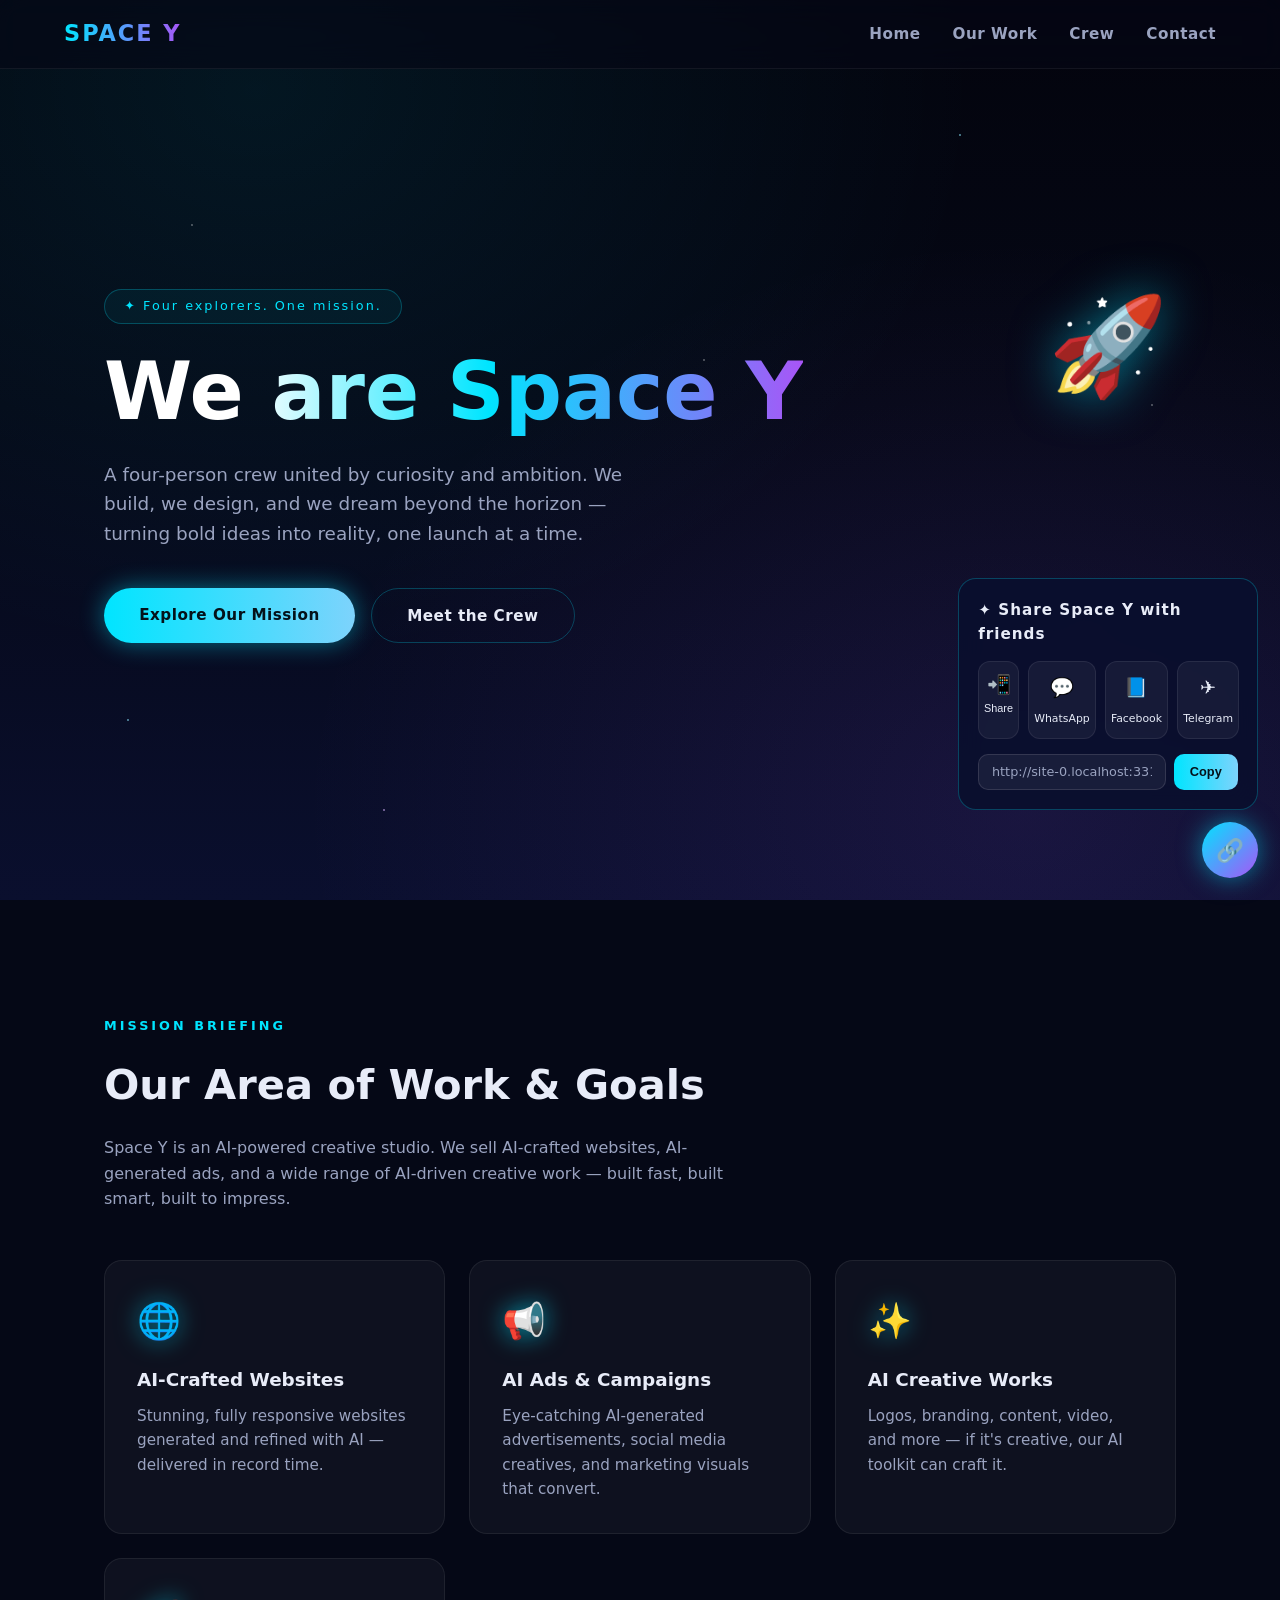
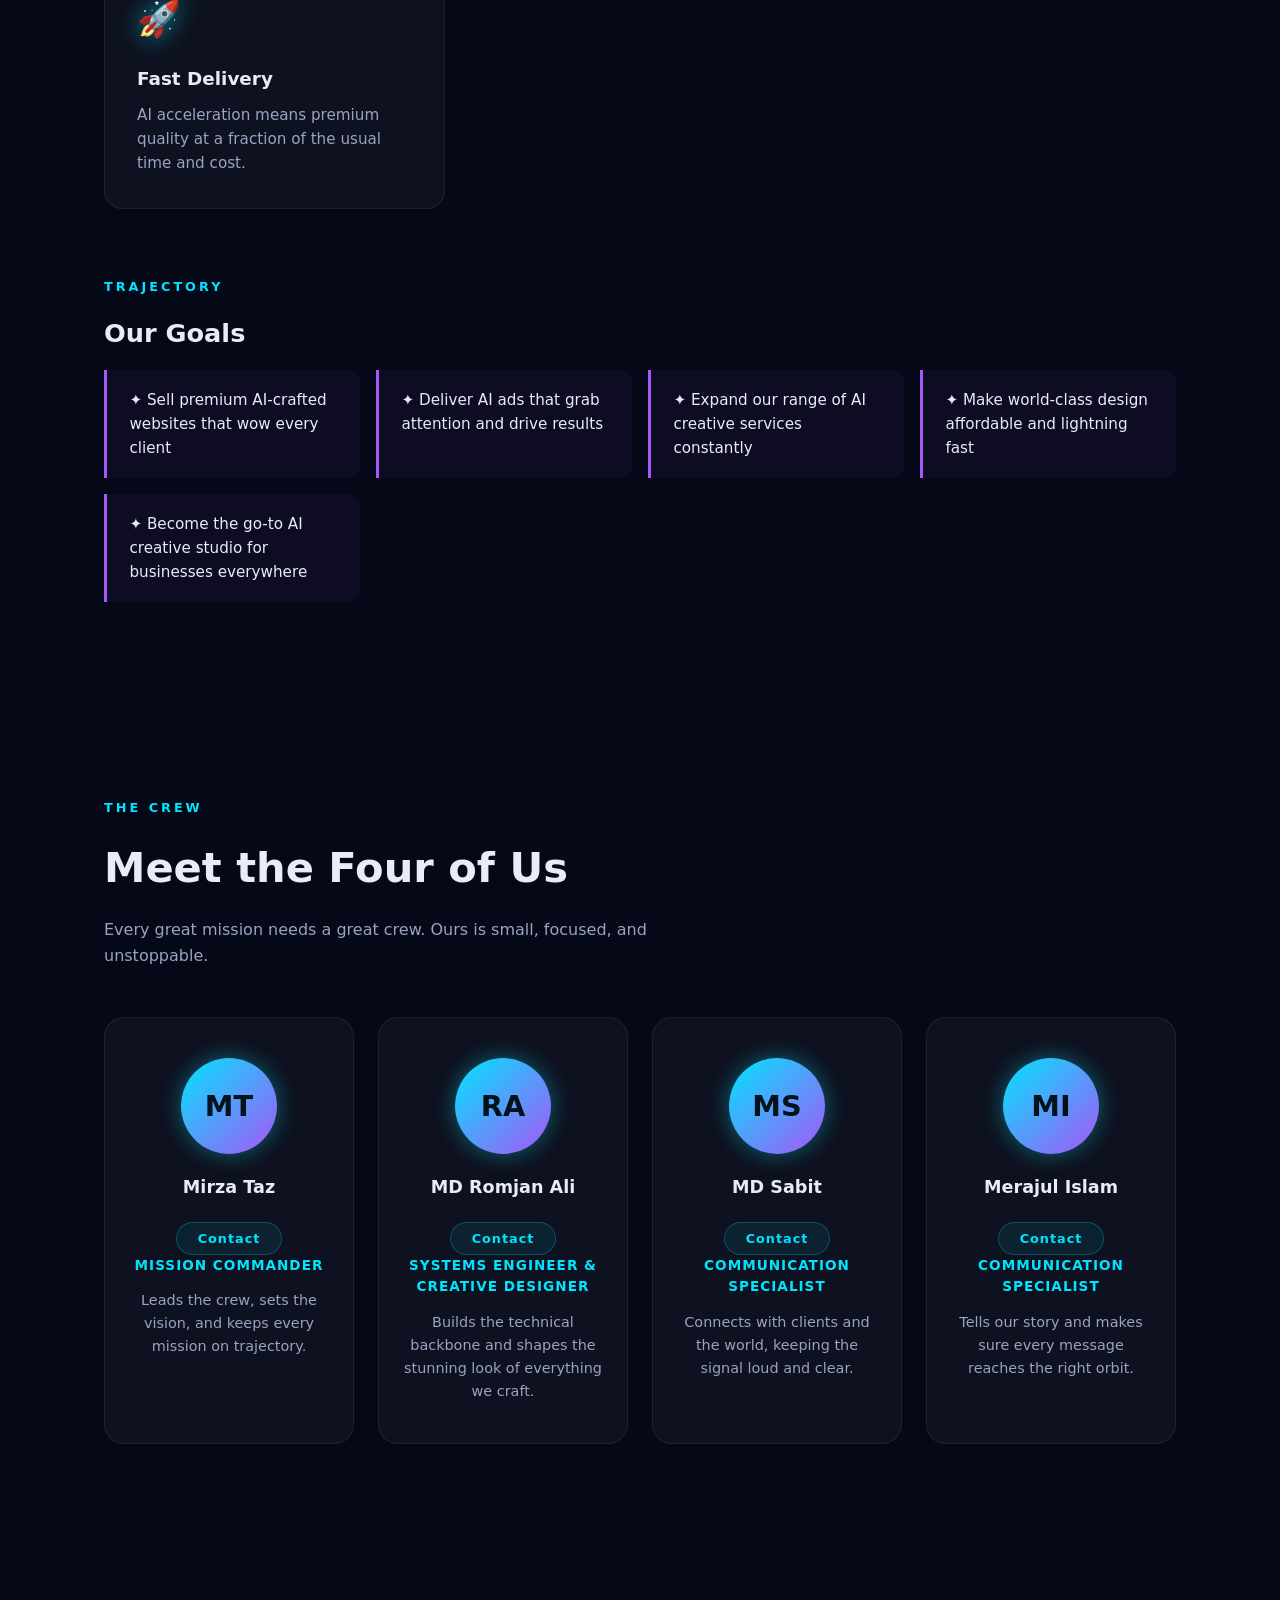
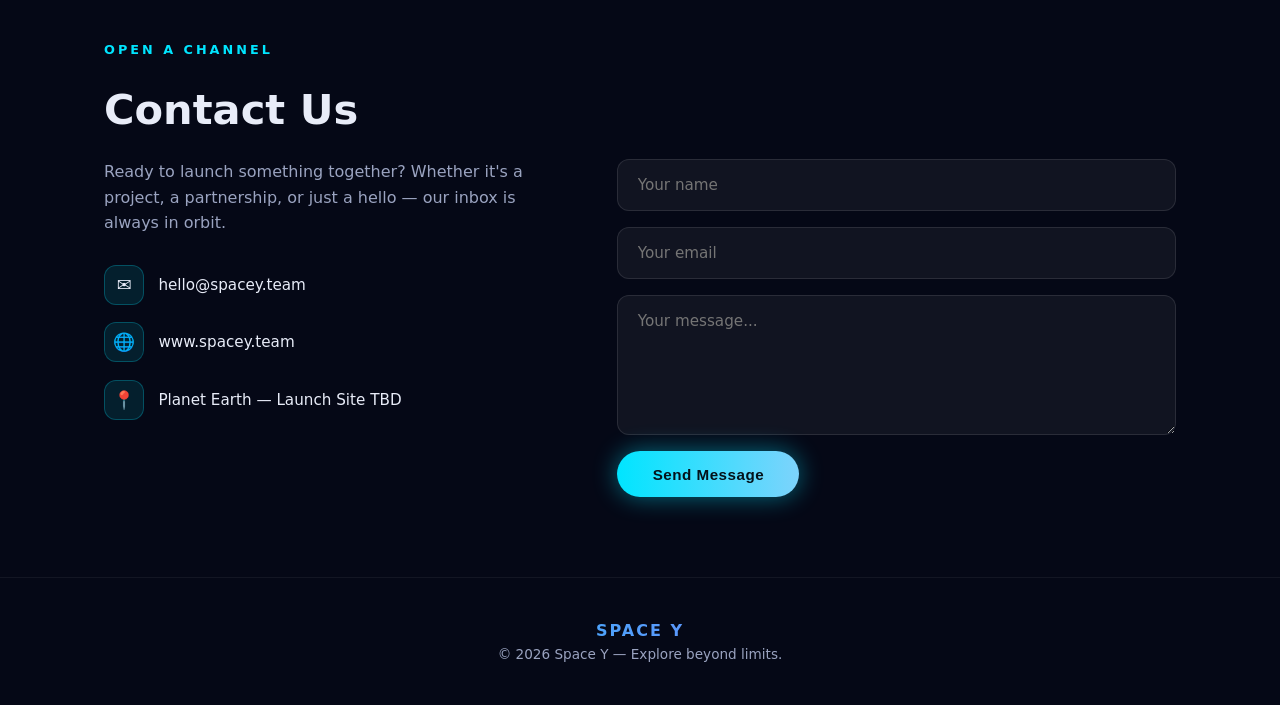
<file: index_files/f5949558-bdca-4e5c-a2ab-aa974b61afca.html>
<!DOCTYPE html>
<!-- saved from url=(0061)blob:https://www.kimi.ai/f5949558-bdca-4e5c-a2ab-aa974b61afca -->
<html lang="en"><head><meta http-equiv="Content-Type" content="text/html; charset=UTF-8">

<meta name="viewport" content="width=device-width, initial-scale=1.0">
<title>Space Y — Explore Beyond Limits</title>
<style>
  :root{
    --bg:#050816;
    --bg2:#0a0f2e;
    --neon1:#00e5ff;
    --neon2:#a855f7;
    --neon3:#ff3d81;
    --text:#e8ecf8;
    --muted:#9aa3c0;
    --card:rgba(255,255,255,0.04);
    --border:rgba(0,229,255,0.25);
  }
  *{margin:0;padding:0;box-sizing:border-box;}
  html{scroll-behavior:smooth;}
  body{
    font-family:'Segoe UI',system-ui,-apple-system,sans-serif;
    background:var(--bg);
    color:var(--text);
    overflow-x:hidden;
    line-height:1.6;
  }

  /* ---------- Animated starfield ---------- */
  #stars{position:fixed;inset:0;z-index:-2;background:
    radial-gradient(ellipse at 20% 10%,rgba(0,229,255,.08),transparent 50%),
    radial-gradient(ellipse at 80% 90%,rgba(168,85,247,.10),transparent 50%),
    linear-gradient(180deg,#03040d 0%,var(--bg) 45%,var(--bg2) 100%);}
  #stars::after{
    content:"";position:absolute;inset:0;
    background-image:
      radial-gradient(1px 1px at 15% 25%,#fff,transparent),
      radial-gradient(1.5px 1.5px at 75% 15%,#8be9ff,transparent),
      radial-gradient(1px 1px at 40% 60%,#fff,transparent),
      radial-gradient(2px 2px at 85% 70%,#d8b4fe,transparent),
      radial-gradient(1px 1px at 55% 40%,#fff,transparent),
      radial-gradient(1.5px 1.5px at 10% 80%,#8be9ff,transparent),
      radial-gradient(1px 1px at 90% 45%,#fff,transparent),
      radial-gradient(1.5px 1.5px at 30% 90%,#d8b4fe,transparent);
    animation:twinkle 4s ease-in-out infinite alternate;
    opacity:.9;
  }
  @keyframes twinkle{from{opacity:.5}to{opacity:1}}

  /* ---------- Nav ---------- */
  nav{
    position:fixed;top:0;left:0;right:0;z-index:100;
    display:flex;align-items:center;justify-content:space-between;
    padding:1rem 5%;backdrop-filter:blur(14px);
    background:rgba(5,8,22,.6);border-bottom:1px solid rgba(255,255,255,.06);
  }
  .logo{
    font-size:1.4rem;font-weight:800;letter-spacing:2px;
    background:linear-gradient(90deg,var(--neon1),var(--neon2));
    -webkit-background-clip:text;background-clip:text;color:transparent;
    text-transform:uppercase;
  }
  .nav-links{display:flex;gap:2rem;list-style:none;}
  .nav-links a{
    color:var(--muted);text-decoration:none;font-size:.95rem;font-weight:600;
    letter-spacing:.5px;transition:.3s;position:relative;
  }
  .nav-links a::after{
    content:"";position:absolute;left:0;bottom:-6px;width:0;height:2px;
    background:linear-gradient(90deg,var(--neon1),var(--neon2));transition:.3s;
  }
  .nav-links a:hover{color:#fff;}
  .nav-links a:hover::after{width:100%;}
  .hamburger{display:none;flex-direction:column;gap:5px;cursor:pointer;background:none;border:none;}
  .hamburger span{width:26px;height:3px;border-radius:2px;background:var(--neon1);transition:.3s;}
  .hamburger.open span:nth-child(1){transform:rotate(45deg) translate(5px,6px);}
  .hamburger.open span:nth-child(2){opacity:0;}
  .hamburger.open span:nth-child(3){transform:rotate(-45deg) translate(5px,-6px);}

  /* ---------- Sections ---------- */
  section{padding:7rem 5% 5rem;max-width:1200px;margin:0 auto;}
  .tag{
    display:inline-block;font-size:.8rem;font-weight:700;letter-spacing:3px;
    text-transform:uppercase;color:var(--neon1);margin-bottom:1rem;
  }
  h2.section-title{
    font-size:clamp(1.8rem,4vw,2.6rem);font-weight:800;margin-bottom:1rem;
  }
  .section-sub{color:var(--muted);max-width:640px;margin-bottom:3rem;}

  /* ---------- Hero ---------- */
  #home{min-height:100vh;display:flex;flex-direction:column;justify-content:center;align-items:flex-start;position:relative;}
  .hero-badge{
    border:1px solid var(--border);border-radius:999px;padding:.4rem 1.2rem;
    font-size:.8rem;letter-spacing:2px;color:var(--neon1);margin-bottom:1.5rem;
    background:rgba(0,229,255,.05);
  }
  h1{
    font-size:clamp(2.6rem,7vw,5rem);font-weight:900;line-height:1.1;
    background:linear-gradient(90deg,#fff 20%,var(--neon1) 55%,var(--neon2));
    -webkit-background-clip:text;background-clip:text;color:transparent;
  }
  .hero-sub{color:var(--muted);font-size:1.15rem;max-width:560px;margin:1.5rem 0 2.5rem;}
  .btn-row{display:flex;gap:1rem;flex-wrap:wrap;}
  .btn{
    display:inline-block;padding:.9rem 2.2rem;border-radius:999px;font-weight:700;
    text-decoration:none;font-size:.95rem;letter-spacing:.5px;transition:.3s;
  }
  .btn-primary{
    color:#04121a;background:linear-gradient(90deg,var(--neon1),#7dd3fc);
    box-shadow:0 0 24px rgba(0,229,255,.45);
  }
  .btn-primary:hover{transform:translateY(-3px);box-shadow:0 0 40px rgba(0,229,255,.7);}
  .btn-ghost{color:var(--text);border:1px solid var(--border);}
  .btn-ghost:hover{background:rgba(0,229,255,.08);border-color:var(--neon1);}
  .rocket{position:absolute;right:6%;top:30%;font-size:6rem;animation:float 5s ease-in-out infinite;filter:drop-shadow(0 0 24px rgba(0,229,255,.5));user-select:none;}
  @keyframes float{0%,100%{transform:translateY(0) rotate(-10deg)}50%{transform:translateY(-24px) rotate(-5deg)}}

  /* ---------- Work / Goals ---------- */
  .cards{display:grid;grid-template-columns:repeat(auto-fit,minmax(260px,1fr));gap:1.5rem;}
  .card{
    background:var(--card);border:1px solid rgba(255,255,255,.07);
    border-radius:18px;padding:2rem;transition:.35s;position:relative;overflow:hidden;
  }
  .card::before{
    content:"";position:absolute;inset:0;
    background:radial-gradient(400px circle at var(--x,50%) var(--y,50%),rgba(0,229,255,.12),transparent 60%);
    opacity:0;transition:.35s;pointer-events:none;
  }
  .card:hover::before{opacity:1;}
  .card:hover{transform:translateY(-6px);border-color:var(--border);box-shadow:0 10px 40px rgba(0,229,255,.12);}
  .card-icon{font-size:2.2rem;margin-bottom:1rem;filter:drop-shadow(0 0 12px rgba(0,229,255,.6));}
  .card h3{font-size:1.15rem;margin-bottom:.6rem;}
  .card p{color:var(--muted);font-size:.95rem;}
  .goals{margin-top:4rem;}
  .goals ul{list-style:none;display:grid;grid-template-columns:repeat(auto-fit,minmax(240px,1fr));gap:1rem;}
  .goals li{
    padding:1.1rem 1.4rem;border-left:3px solid var(--neon2);
    background:rgba(168,85,247,.06);border-radius:0 12px 12px 0;color:var(--text);font-size:.95rem;
  }

  /* ---------- Members ---------- */
  .members{display:grid;grid-template-columns:repeat(auto-fit,minmax(230px,1fr));gap:1.5rem;}
  .member{
    background:var(--card);border:1px solid rgba(255,255,255,.07);
    border-radius:20px;padding:2.5rem 1.5rem;text-align:center;transition:.35s;
  }
  .member:hover{transform:translateY(-8px);border-color:var(--border);box-shadow:0 12px 40px rgba(168,85,247,.2);}
  .avatar{
    width:96px;height:96px;margin:0 auto 1.2rem;border-radius:50%;
    display:flex;align-items:center;justify-content:center;
    font-size:1.8rem;font-weight:800;color:#04121a;
    background:linear-gradient(135deg,var(--neon1),var(--neon2));
    box-shadow:0 0 22px rgba(0,229,255,.4);
  }
  .member h3{font-size:1.1rem;margin-bottom:.2rem;}
  .member .role{color:var(--neon1);font-size:.85rem;font-weight:700;letter-spacing:1px;text-transform:uppercase;margin-bottom:.8rem;}
  .member p{color:var(--muted);font-size:.9rem;}


  /* ---------- Member contact reveal ---------- */
  .member{position:relative;}
  .member .contact-btn{
    margin-top:1.1rem;padding:.5rem 1.3rem;border-radius:999px;cursor:pointer;
    background:rgba(0,229,255,.08);border:1px solid var(--border);color:var(--neon1);
    font-size:.8rem;font-weight:700;letter-spacing:1px;transition:.3s;font-family:inherit;
  }
  .member .contact-btn:hover{background:rgba(0,229,255,.18);box-shadow:0 0 16px rgba(0,229,255,.3);}
  .member-contact{
    max-height:0;opacity:0;overflow:hidden;transition:max-height .5s ease,opacity .5s ease,margin .5s ease;
    margin-top:0;
  }
  .member.open .member-contact{max-height:220px;opacity:1;margin-top:1.2rem;}
  .member.open{border-color:var(--neon1);box-shadow:0 12px 40px rgba(0,229,255,.25);}
  .member.open .contact-btn{background:var(--neon1);color:#04121a;}
  .m-contact-line{
    display:flex;align-items:center;justify-content:center;gap:.6rem;
    padding:.5rem 0;font-size:.85rem;color:var(--text);
    border-bottom:1px solid rgba(255,255,255,.06);
  }
  .m-contact-line:last-child{border-bottom:none;}
  .m-contact-line a{color:var(--text);text-decoration:none;transition:.3s;}
  .m-contact-line a:hover{color:var(--neon1);}
  .m-icon{
    width:30px;height:30px;border-radius:10px;flex:0 0 30px;
    display:flex;align-items:center;justify-content:center;font-size:.85rem;
    background:rgba(0,229,255,.08);border:1px solid var(--border);
  }
  @keyframes pulseGlow{
    0%,100%{box-shadow:0 12px 40px rgba(0,229,255,.15);}
    50%{box-shadow:0 12px 46px rgba(0,229,255,.55);}
  }
  .member.flash{animation:pulseGlow 1.2s ease 2;}

  /* ---------- Contact ---------- */
  .contact-wrap{display:grid;grid-template-columns:1fr 1.2fr;gap:3rem;align-items:start;}
  .contact-info p{color:var(--muted);margin-bottom:1.8rem;}
  .contact-line{display:flex;align-items:center;gap:.9rem;margin-bottom:1.1rem;color:var(--text);font-size:.95rem;}
  .contact-line span.icon{
    width:40px;height:40px;border-radius:12px;display:flex;align-items:center;justify-content:center;
    background:rgba(0,229,255,.1);border:1px solid var(--border);font-size:1.1rem;
  }
  form{display:flex;flex-direction:column;gap:1rem;}
  input,textarea{
    width:100%;padding:1rem 1.2rem;border-radius:12px;
    background:rgba(255,255,255,.05);border:1px solid rgba(255,255,255,.1);
    color:var(--text);font-size:.95rem;font-family:inherit;transition:.3s;
  }
  input:focus,textarea:focus{outline:none;border-color:var(--neon1);box-shadow:0 0 0 3px rgba(0,229,255,.15);}
  textarea{min-height:140px;resize:vertical;}
  form .btn{border:none;cursor:pointer;align-self:flex-start;}

  footer{
    text-align:center;padding:2.5rem 5%;color:var(--muted);font-size:.85rem;
    border-top:1px solid rgba(255,255,255,.06);
  }
  footer .logo{font-size:1rem;}


  /* ---------- Cinematic Mission Sequence ---------- */
  #cinema{
    position:fixed;inset:0;z-index:200;display:none;
    background:#000;overflow:hidden;
  }
  #cinema.active{display:flex;align-items:center;justify-content:center;flex-direction:column;}
  #cinema .cine-stars{
    position:absolute;inset:0;
    background-image:
      radial-gradient(1px 1px at 10% 20%,#fff,transparent),
      radial-gradient(1.5px 1.5px at 80% 10%,#8be9ff,transparent),
      radial-gradient(1px 1px at 30% 70%,#fff,transparent),
      radial-gradient(2px 2px at 65% 40%,#d8b4fe,transparent),
      radial-gradient(1px 1px at 50% 90%,#fff,transparent),
      radial-gradient(1.5px 1.5px at 90% 65%,#8be9ff,transparent),
      radial-gradient(1px 1px at 20% 50%,#fff,transparent);
    animation:twinkle 3s ease-in-out infinite alternate;
  }
  .bar{position:absolute;left:0;right:0;height:0;background:#000;z-index:5;transition:height 1s cubic-bezier(.7,0,.3,1);}
  #barTop{top:0;} #barBottom{bottom:0;}
  #cinema.on .bar{height:9vh;}
  .cine-scene{
    position:relative;z-index:4;text-align:center;padding:0 8%;
    opacity:0;transform:scale(.92);filter:blur(8px);
    transition:opacity 1.4s ease,transform 1.4s ease,filter 1.4s ease;
    max-width:900px;
  }
  .cine-scene.show{opacity:1;transform:scale(1);filter:blur(0);}
  .cine-scene.hide{opacity:0;transform:scale(1.08);filter:blur(8px);}
  .cine-kicker{
    font-size:clamp(.7rem,2vw,.95rem);letter-spacing:6px;color:var(--muted);
    text-transform:uppercase;margin-bottom:1.5rem;
  }
  .cine-title{
    font-size:clamp(2rem,6vw,4.2rem);font-weight:900;line-height:1.15;margin-bottom:1.2rem;
  }
  .cine-title.main{
    background:linear-gradient(90deg,var(--neon1),#7dd3fc,var(--neon2));
    -webkit-background-clip:text;background-clip:text;color:transparent;
    text-shadow:0 0 60px rgba(0,229,255,.35);
  }
  .cine-title.alt{
    background:linear-gradient(90deg,var(--neon2),var(--neon3));
    -webkit-background-clip:text;background-clip:text;color:transparent;
    text-shadow:0 0 60px rgba(168,85,247,.35);
  }
  .cine-text{color:var(--text);font-size:clamp(1rem,2.4vw,1.35rem);max-width:640px;margin:0 auto;color:#cfd6ee;}
  .cine-close{
    position:absolute;top:calc(9vh + 14px);right:24px;z-index:6;
    background:rgba(255,255,255,.06);border:1px solid rgba(255,255,255,.15);
    color:#fff;border-radius:999px;padding:.5rem 1.2rem;cursor:pointer;
    font-size:.85rem;font-weight:600;letter-spacing:1px;transition:.3s;
  }
  .cine-close:hover{border-color:var(--neon1);color:var(--neon1);}
  .cine-enter{
    position:relative;z-index:4;margin-top:2.2rem;display:none;
    opacity:0;transition:opacity 1.2s ease;
  }
  .cine-enter.show{display:inline-block;opacity:1;}
  .cine-progress{
    position:absolute;bottom:calc(9vh + 16px);left:50%;transform:translateX(-50%);
    z-index:6;display:flex;gap:8px;
  }
  .cine-dot{width:8px;height:8px;border-radius:50%;background:rgba(255,255,255,.2);transition:.4s;}
  .cine-dot.active{background:var(--neon1);box-shadow:0 0 12px var(--neon1);}


  /* ---------- Share button ---------- */
  #shareFab{
    position:fixed;right:22px;bottom:22px;z-index:150;
    width:56px;height:56px;border-radius:50%;border:none;cursor:pointer;
    font-size:1.4rem;color:#04121a;
    background:linear-gradient(135deg,var(--neon1),var(--neon2));
    box-shadow:0 0 24px rgba(0,229,255,.5);transition:.3s;
  }
  #shareFab:hover{transform:scale(1.12) rotate(8deg);box-shadow:0 0 40px rgba(168,85,247,.7);}
  #sharePanel{
    position:fixed;right:22px;bottom:90px;z-index:150;
    background:rgba(10,15,46,.95);backdrop-filter:blur(14px);
    border:1px solid var(--border);border-radius:18px;padding:1.2rem;
    width:min(300px,calc(100vw - 44px));
    transform:translateY(14px) scale(.95);opacity:0;pointer-events:none;
    transition:.3s cubic-bezier(.34,1.56,.64,1);
  }
  #sharePanel.open{transform:translateY(0) scale(1);opacity:1;pointer-events:auto;}
  #sharePanel h4{font-size:.95rem;margin-bottom:.9rem;letter-spacing:1px;}
  .share-grid{display:grid;grid-template-columns:repeat(4,1fr);gap:.6rem;margin-bottom:.9rem;}
  .share-item{
    display:flex;flex-direction:column;align-items:center;gap:.35rem;
    background:rgba(255,255,255,.05);border:1px solid rgba(255,255,255,.08);
    border-radius:12px;padding:.7rem .3rem;cursor:pointer;text-decoration:none;
    color:var(--text);font-size:.68rem;transition:.25s;
  }
  .share-item:hover{border-color:var(--neon1);background:rgba(0,229,255,.1);transform:translateY(-2px);}
  .share-item .s-icon{font-size:1.2rem;}
  .share-link-row{display:flex;gap:.5rem;}
  .share-link-row input{
    flex:1;padding:.6rem .8rem;font-size:.8rem;border-radius:10px;
    background:rgba(255,255,255,.06);border:1px solid rgba(255,255,255,.12);
    color:var(--muted);
  }
  #copyBtn{
    padding:.6rem 1rem;border:none;border-radius:10px;cursor:pointer;
    background:linear-gradient(90deg,var(--neon1),#7dd3fc);color:#04121a;
    font-weight:700;font-size:.8rem;white-space:nowrap;
  }
  .share-toast{
    position:fixed;left:50%;bottom:100px;transform:translate(-50%,20px);
    z-index:300;background:var(--neon1);color:#04121a;font-weight:700;
    padding:.7rem 1.6rem;border-radius:999px;font-size:.9rem;
    opacity:0;pointer-events:none;transition:.35s;
    box-shadow:0 0 30px rgba(0,229,255,.6);
  }
  .share-toast.show{opacity:1;transform:translate(-50%,0);}
  /* ---------- Mobile ---------- */
  @media (max-width:768px){
    .rocket{display:none;}
    .nav-links{
      position:fixed;top:64px;right:0;height:calc(100vh - 64px);width:min(280px,80vw);
      flex-direction:column;padding:3rem 2rem;gap:2rem;
      background:rgba(5,8,22,.97);border-left:1px solid rgba(255,255,255,.08);
      transform:translateX(100%);transition:.35s;
    }
    .nav-links.open{transform:translateX(0);}
    .hamburger{display:flex;}
    .contact-wrap{grid-template-columns:1fr;}
    section{padding:5.5rem 6% 4rem;}
  }
</style>
<!--<base target="_blank">--><base href="." target="_blank">
</head>
<body>
<div id="stars"></div>

<nav>
  <div class="logo">Space Y</div>
  <ul class="nav-links" id="navLinks">
    <li><a href="blob:https://www.kimi.ai/f5949558-bdca-4e5c-a2ab-aa974b61afca#home">Home</a></li>
    <li><a href="blob:https://www.kimi.ai/f5949558-bdca-4e5c-a2ab-aa974b61afca#work">Our Work</a></li>
    <li><a href="blob:https://www.kimi.ai/f5949558-bdca-4e5c-a2ab-aa974b61afca#team">Crew</a></li>
    <li><a href="blob:https://www.kimi.ai/f5949558-bdca-4e5c-a2ab-aa974b61afca#contact">Contact</a></li>
  </ul>
  <button class="hamburger" id="hamburger" aria-label="Menu">
    <span></span><span></span><span></span>
  </button>
</nav>

<!-- INTRO -->
<section id="home">
  <div class="rocket">🚀</div>
  <div class="hero-badge">✦ Four explorers. One mission.</div>
  <h1>We are Space&nbsp;Y</h1>
  <p class="hero-sub">
    A four-person crew united by curiosity and ambition. We build, we design,
    and we dream beyond the horizon — turning bold ideas into reality,
    one launch at a time.
  </p>
  <div class="btn-row">
    <a href="blob:https://www.kimi.ai/f5949558-bdca-4e5c-a2ab-aa974b61afca#work" class="btn btn-primary" id="missionBtn">Explore Our Mission</a>
    <a href="blob:https://www.kimi.ai/f5949558-bdca-4e5c-a2ab-aa974b61afca#team" class="btn btn-ghost" id="crewBtn">Meet the Crew</a>
  </div>
</section>

<!-- WORK & GOALS -->
<section id="work">
  <span class="tag">Mission Briefing</span>
  <h2 class="section-title">Our Area of Work &amp; Goals</h2>
  <p class="section-sub">
    Space Y is an AI-powered creative studio. We sell AI-crafted websites,
    AI-generated ads, and a wide range of AI-driven creative work —
    built fast, built smart, built to impress.
  </p>
  <div class="cards">
    <div class="card">
      <div class="card-icon">🌐</div>
      <h3>AI-Crafted Websites</h3>
      <p>Stunning, fully responsive websites generated and refined with AI — delivered in record time.</p>
    </div>
    <div class="card">
      <div class="card-icon">📢</div>
      <h3>AI Ads &amp; Campaigns</h3>
      <p>Eye-catching AI-generated advertisements, social media creatives, and marketing visuals that convert.</p>
    </div>
    <div class="card">
      <div class="card-icon">✨</div>
      <h3>AI Creative Works</h3>
      <p>Logos, branding, content, video, and more — if it's creative, our AI toolkit can craft it.</p>
    </div>
    <div class="card">
      <div class="card-icon">🚀</div>
      <h3>Fast Delivery</h3>
      <p>AI acceleration means premium quality at a fraction of the usual time and cost.</p>
    </div>
  </div>
  <div class="goals">
    <span class="tag">Trajectory</span>
    <h2 class="section-title" style="font-size:1.6rem;">Our Goals</h2>
    <ul>
      <li>✦ Sell premium AI-crafted websites that wow every client</li>
      <li>✦ Deliver AI ads that grab attention and drive results</li>
      <li>✦ Expand our range of AI creative services constantly</li>
      <li>✦ Make world-class design affordable and lightning fast</li>
      <li>✦ Become the go-to AI creative studio for businesses everywhere</li>
    </ul>
  </div>
</section>

<!-- TEAM -->
<section id="team">
  <span class="tag">The Crew</span>
  <h2 class="section-title">Meet the Four of Us</h2>
  <p class="section-sub">
    Every great mission needs a great crew. Ours is small, focused, and unstoppable.
  </p>
  <div class="members">
    <div class="member">
      <div class="avatar">MT</div>
      <h3>Mirza Taz</h3>
      <div class="member-contact">
        <div class="m-contact-line"><span class="m-icon">✉️</span><a href="mailto:mirza.taz@spacey.team">mirza.taz@spacey.team</a></div>
        <div class="m-contact-line"><span class="m-icon">💬</span><a href="blob:https://www.kimi.ai/f5949558-bdca-4e5c-a2ab-aa974b61afca#">WhatsApp</a></div>
        <div class="m-contact-line"><span class="m-icon">📸</span><a href="blob:https://www.kimi.ai/f5949558-bdca-4e5c-a2ab-aa974b61afca#">Instagram</a></div>
        <div class="m-contact-line"><span class="m-icon">💼</span><a href="blob:https://www.kimi.ai/f5949558-bdca-4e5c-a2ab-aa974b61afca#">LinkedIn</a></div>
      </div>
      <button class="contact-btn" type="button">Contact</button>
      <div class="role">Mission Commander</div>
      <p>Leads the crew, sets the vision, and keeps every mission on trajectory.</p>
    </div>
    <div class="member">
      <div class="avatar">RA</div>
      <h3>MD Romjan Ali</h3>
      <div class="member-contact">
        <div class="m-contact-line"><span class="m-icon">✉️</span><a href="mailto:romjan.ali@spacey.team">romjan.ali@spacey.team</a></div>
        <div class="m-contact-line"><span class="m-icon">💬</span><a href="blob:https://www.kimi.ai/f5949558-bdca-4e5c-a2ab-aa974b61afca#">WhatsApp</a></div>
        <div class="m-contact-line"><span class="m-icon">📸</span><a href="blob:https://www.kimi.ai/f5949558-bdca-4e5c-a2ab-aa974b61afca#">Instagram</a></div>
        <div class="m-contact-line"><span class="m-icon">💼</span><a href="blob:https://www.kimi.ai/f5949558-bdca-4e5c-a2ab-aa974b61afca#">LinkedIn</a></div>
      </div>
      <button class="contact-btn" type="button">Contact</button>
      <div class="role">Systems Engineer &amp; Creative Designer</div>
      <p>Builds the technical backbone and shapes the stunning look of everything we craft.</p>
    </div>
    <div class="member">
      <div class="avatar">MS</div>
      <h3>MD Sabit</h3>
      <div class="member-contact">
        <div class="m-contact-line"><span class="m-icon">✉️</span><a href="mailto:md.sabit@spacey.team">md.sabit@spacey.team</a></div>
        <div class="m-contact-line"><span class="m-icon">💬</span><a href="blob:https://www.kimi.ai/f5949558-bdca-4e5c-a2ab-aa974b61afca#">WhatsApp</a></div>
        <div class="m-contact-line"><span class="m-icon">📸</span><a href="blob:https://www.kimi.ai/f5949558-bdca-4e5c-a2ab-aa974b61afca#">Instagram</a></div>
        <div class="m-contact-line"><span class="m-icon">💼</span><a href="blob:https://www.kimi.ai/f5949558-bdca-4e5c-a2ab-aa974b61afca#">LinkedIn</a></div>
      </div>
      <button class="contact-btn" type="button">Contact</button>
      <div class="role">Communication Specialist</div>
      <p>Connects with clients and the world, keeping the signal loud and clear.</p>
    </div>
    <div class="member">
      <div class="avatar">MI</div>
      <h3>Merajul Islam</h3>
      <div class="member-contact">
        <div class="m-contact-line"><span class="m-icon">✉️</span><a href="mailto:merajul.islam@spacey.team">merajul.islam@spacey.team</a></div>
        <div class="m-contact-line"><span class="m-icon">💬</span><a href="blob:https://www.kimi.ai/f5949558-bdca-4e5c-a2ab-aa974b61afca#">WhatsApp</a></div>
        <div class="m-contact-line"><span class="m-icon">📸</span><a href="blob:https://www.kimi.ai/f5949558-bdca-4e5c-a2ab-aa974b61afca#">Instagram</a></div>
        <div class="m-contact-line"><span class="m-icon">💼</span><a href="blob:https://www.kimi.ai/f5949558-bdca-4e5c-a2ab-aa974b61afca#">LinkedIn</a></div>
      </div>
      <button class="contact-btn" type="button">Contact</button>
      <div class="role">Communication Specialist</div>
      <p>Tells our story and makes sure every message reaches the right orbit.</p>
    </div>
  </div>
</section>

<!-- CONTACT -->
<section id="contact">
  <span class="tag">Open a Channel</span>
  <h2 class="section-title">Contact Us</h2>
  <div class="contact-wrap">
    <div class="contact-info">
      <p>
        Ready to launch something together? Whether it's a project,
        a partnership, or just a hello — our inbox is always in orbit.
      </p>
      <div class="contact-line"><span class="icon">✉️</span> hello@spacey.team</div>
      <div class="contact-line"><span class="icon">🌐</span> www.spacey.team</div>
      <div class="contact-line"><span class="icon">📍</span> Planet Earth — Launch Site TBD</div>
    </div>
    <form onsubmit="event.preventDefault();this.querySelector('.btn').textContent='Message sent. Thank you! 🚀';">
      <input type="text" placeholder="Your name" required="">
      <input type="email" placeholder="Your email" required="">
      <textarea placeholder="Your message..." required=""></textarea>
      <button type="submit" class="btn btn-primary">Send Message</button>
    </form>
  </div>
</section>


<!-- SHARE -->
<button id="shareFab" aria-label="Share this website" title="Share">🔗</button>
<div id="sharePanel" class="open">
  <h4>✦ Share Space Y with friends</h4>
  <div class="share-grid">
    <button class="share-item" data-share="native"><span class="s-icon">📲</span>Share</button>
    <a class="share-item" id="waShare" target="_blank" rel="noopener" href="https://wa.me/?text=Check%20out%20Space%20Y%20-%20AI-crafted%20websites%2C%20ads%20%26%20more!%20blob%3Ahttps%3A%2F%2Fwww.kimi.ai%2Ff5949558-bdca-4e5c-a2ab-aa974b61afca"><span class="s-icon">💬</span>WhatsApp</a>
    <a class="share-item" id="fbShare" target="_blank" rel="noopener" href="https://www.facebook.com/sharer/sharer.php?u=blob%3Ahttps%3A%2F%2Fwww.kimi.ai%2Ff5949558-bdca-4e5c-a2ab-aa974b61afca"><span class="s-icon">📘</span>Facebook</a>
    <a class="share-item" id="tgShare" target="_blank" rel="noopener" href="https://t.me/share/url?url=blob%3Ahttps%3A%2F%2Fwww.kimi.ai%2Ff5949558-bdca-4e5c-a2ab-aa974b61afca&amp;text=Check%20out%20Space%20Y%20-%20AI-crafted%20websites%2C%20ads%20%26%20more!"><span class="s-icon">✈️</span>Telegram</a>
  </div>
  <div class="share-link-row">
    <input type="text" id="shareUrl" readonly="">
    <button id="copyBtn">Copy</button>
  </div>
</div>
<div class="share-toast" id="shareToast">Link copied — share it with friends! 🚀</div>

<!-- CINEMATIC MISSION SEQUENCE -->
<div id="cinema" role="dialog" aria-label="Our Mission">
  <div class="cine-stars"></div>
  <div class="bar" id="barTop"></div>
  <div class="bar" id="barBottom"></div>
  <button class="cine-close" id="cineClose">✕ Skip</button>

  <div class="cine-scene" data-scene="0">
    <div class="cine-kicker">Space Y presents</div>
    <div class="cine-title main">Our Mission</div>
    <p class="cine-text">Four explorers. One destination: the future of creativity.</p>
  </div>

  <div class="cine-scene" data-scene="1">
    <div class="cine-kicker">Mission One — Primary Objective</div>
    <div class="cine-title main">AI-Crafted Websites</div>
    <p class="cine-text">Selling stunning, AI-crafted websites is our main mission. Beautiful, fast, fully responsive — built to wow every client.</p>
  </div>

  <div class="cine-scene" data-scene="2">
    <div class="cine-kicker">Mission Two — Expanding Horizons</div>
    <div class="cine-title alt">Many AI Services</div>
    <p class="cine-text">Our other mission: selling many AI-powered services — ads, logos, branding, content, video, and every creative work in between.</p>
  </div>

  <a href="blob:https://www.kimi.ai/f5949558-bdca-4e5c-a2ab-aa974b61afca#work" class="btn btn-primary cine-enter" id="cineEnter">Enter Our Work ↓</a>
  <div class="cine-progress">
    <span class="cine-dot"></span><span class="cine-dot"></span><span class="cine-dot"></span>
  </div>
</div>

<footer>
  <div class="logo">Space Y</div>
  <p>© 2026 Space Y — Explore beyond limits.</p>
</footer>

<script>
  // Mobile menu
  const hamburger = document.getElementById('hamburger');
  const navLinks = document.getElementById('navLinks');
  hamburger.addEventListener('click', () => {
    hamburger.classList.toggle('open');
    navLinks.classList.toggle('open');
  });
  navLinks.querySelectorAll('a').forEach(a =>
    a.addEventListener('click', () => {
      hamburger.classList.remove('open');
      navLinks.classList.remove('open');
    })
  );

  // ---------- Cinematic mission sequence ----------
  const cinema   = document.getElementById('cinema');
  const scenes   = [...cinema.querySelectorAll('.cine-scene')];
  const dots     = [...cinema.querySelectorAll('.cine-dot')];
  const cineEnter= document.getElementById('cineEnter');
  let seqTimer = null, sceneIdx = 0;

  function showScene(i){
    scenes.forEach((s, k) => {
      s.classList.remove('show','hide');
      if(k === i){ requestAnimationFrame(()=> s.classList.add('show')); }
      else if(k < i){ s.classList.add('hide'); }
    });
    dots.forEach((d, k) => d.classList.toggle('active', k === i));
  }

  function nextScene(){
    if(sceneIdx < scenes.length - 1){
      sceneIdx++;
      showScene(sceneIdx);
      seqTimer = setTimeout(nextScene, 4600);
    } else {
      cineEnter.classList.add('show');   // finale: reveal enter button
    }
  }

  function openCinema(e){
    e.preventDefault();
    sceneIdx = 0;
    cinema.classList.add('active');
    requestAnimationFrame(()=> cinema.classList.add('on'));   // letterbox bars slide in
    document.body.style.overflow = 'hidden';
    setTimeout(()=> showScene(0), 900);
    seqTimer = setTimeout(nextScene, 3400);
  }

  function closeCinema(){
    clearTimeout(seqTimer);
    cinema.classList.remove('on');
    setTimeout(()=> {
      cinema.classList.remove('active');
      scenes.forEach(s => s.classList.remove('show','hide'));
      dots.forEach(d => d.classList.remove('active'));
      cineEnter.classList.remove('show');
      document.body.style.overflow = '';
    }, 1000);
  }

  document.getElementById('missionBtn').addEventListener('click', openCinema);
  document.getElementById('cineClose').addEventListener('click', closeCinema);
  document.addEventListener('keydown', e => { if(e.key === 'Escape' && cinema.classList.contains('active')) closeCinema(); });
  cineEnter.addEventListener('click', closeCinema);

  // ---------- Share options ----------
  const shareFab   = document.getElementById('shareFab');
  const sharePanel = document.getElementById('sharePanel');
  const shareUrl   = document.getElementById('shareUrl');
  const toast      = document.getElementById('shareToast');
  const pageUrl    = encodeURIComponent(location.href);
  const shareText  = encodeURIComponent('Check out Space Y - AI-crafted websites, ads & more!');

  shareUrl.value = location.href;
  document.getElementById('waShare').href = 'https://wa.me/?text=' + shareText + '%20' + pageUrl;
  document.getElementById('fbShare').href = 'https://www.facebook.com/sharer/sharer.php?u=' + pageUrl;
  document.getElementById('tgShare').href = 'https://t.me/share/url?url=' + pageUrl + '&text=' + shareText;

  function showToast(){
    toast.classList.add('show');
    setTimeout(() => toast.classList.remove('show'), 2500);
  }

  shareFab.addEventListener('click', (e) => {
    e.stopPropagation();
    sharePanel.classList.toggle('open');
  });

  // Native share (phones) — falls back to copy link
  document.querySelector('[data-share="native"]').addEventListener('click', async () => {
    if(navigator.share){
      try{ await navigator.share({ title:'Space Y', text:'Check out Space Y - AI-crafted websites, ads & more!', url: location.href }); }
      catch(e){ /* user cancelled */ }
    } else {
      await copyLink();
    }
  });

  async function copyLink(){
    try{ await navigator.clipboard.writeText(location.href); }
    catch(e){ shareUrl.select(); document.execCommand('copy'); }
    showToast();
  }
  document.getElementById('copyBtn').addEventListener('click', copyLink);

  // Close panel when clicking elsewhere
  document.addEventListener('click', (e) => {
    if(!sharePanel.contains(e.target) && e.target !== shareFab) sharePanel.classList.remove('open');
  });

  // ---------- Member contact reveal ----------
  document.querySelectorAll('.member').forEach(member => {
    const btn = member.querySelector('.contact-btn');
    btn.addEventListener('click', () => {
      member.classList.toggle('open');
      btn.textContent = member.classList.contains('open') ? 'Hide Contact' : 'Contact';
    });
  });

  // "Meet the Crew" scrolls to team and reveals all contact options
  document.getElementById('crewBtn').addEventListener('click', () => {
    setTimeout(() => {
      document.querySelectorAll('.member').forEach((m, i) => {
        setTimeout(() => {
          m.classList.add('open', 'flash');
          m.querySelector('.contact-btn').textContent = 'Hide Contact';
          setTimeout(() => m.classList.remove('flash'), 2600);
        }, i * 200);
      });
    }, 700);
  });

  // Card spotlight follows cursor
  document.querySelectorAll('.card').forEach(card => {
    card.addEventListener('mousemove', e => {
      const r = card.getBoundingClientRect();
      card.style.setProperty('--x', (e.clientX - r.left) + 'px');
      card.style.setProperty('--y', (e.clientY - r.top) + 'px');
    });
  });
</script>


</body></html>
</file>
